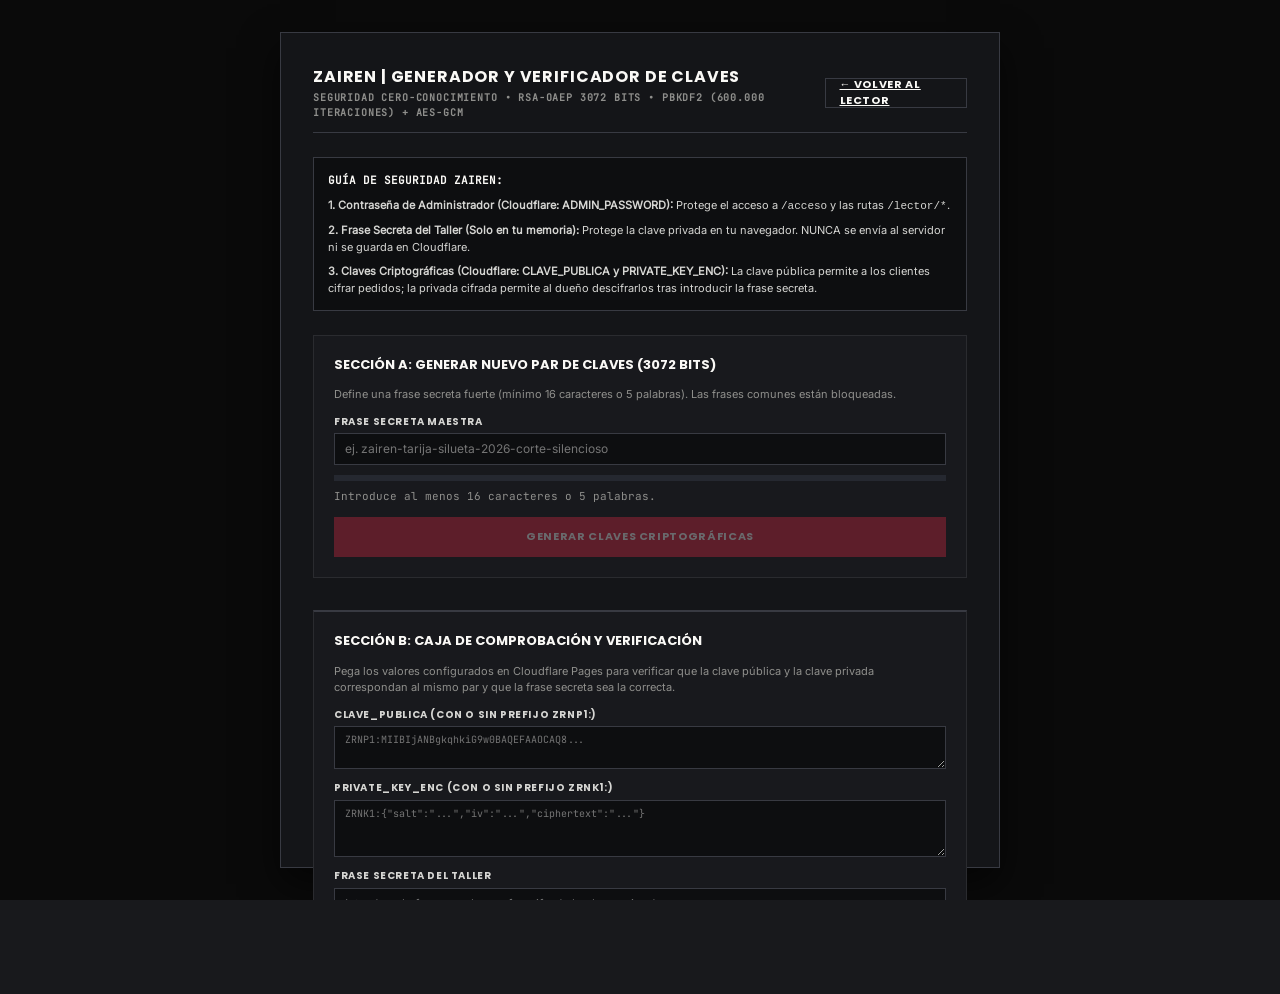
<file: lector/configurar/index.html>
<!DOCTYPE html>
<html lang="es" data-theme="dark">
<head>
  <meta charset="UTF-8">
  <meta name="viewport" content="width=device-width, initial-scale=1.0">
  <meta name="robots" content="noindex, nofollow">
  <title>ZAIREN — Generador y Verificador de Claves</title>
  <link rel="icon" type="image/x-icon" href="/favicon.ico">
  <link rel="stylesheet" href="/fonts/fonts.css">
  <link rel="stylesheet" href="/css/styles.css">
  <style>
    body {
      background-color: #0A0A0A;
      color: #FAF9F6;
      padding: 32px 16px;
      display: flex;
      justify-content: center;
      min-height: 100vh;
      overflow-y: auto;
    }
    .config-card {
      background: #141518;
      border: 1px solid #383a42;
      max-width: 720px;
      width: 100%;
      padding: 32px;
      display: flex;
      flex-direction: column;
      gap: 24px;
      box-shadow: 0 16px 36px rgba(0, 0, 0, 0.6);
    }
    .code-box {
      background: #0D0E10;
      border: 1px solid #383a42;
      padding: 12px;
      font-family: var(--font-mono);
      font-size: 11px;
      color: #D6D6D3;
      word-break: break-all;
      user-select: all;
      max-height: 120px;
      overflow-y: auto;
    }
    .step-box {
      border: 1px solid rgba(255, 255, 255, 0.08);
      background: #18191D;
      padding: 20px;
      display: flex;
      flex-direction: column;
      gap: 12px;
    }
    .meter-bar-bg {
      width: 100%;
      height: 6px;
      background: #252830;
      overflow: hidden;
      margin-top: 6px;
    }
    .meter-bar-fill {
      height: 100%;
      width: 0%;
      transition: width 0.3s ease, background-color 0.3s ease;
      background: #df2842;
    }
    .feedback-text {
      font-family: var(--font-mono);
      font-size: 11px;
      margin-top: 4px;
    }
    .result-alert {
      padding: 12px 16px;
      font-family: var(--font-mono);
      font-size: 11px;
      line-height: 1.5;
      display: none;
    }
    .result-alert.success {
      background: rgba(46, 125, 50, 0.2);
      border: 1px solid #4caf50;
      color: #a5d6a7;
    }
    .result-alert.error {
      background: rgba(223, 40, 66, 0.2);
      border: 1px solid var(--accent-crimson);
      color: #ff897d;
    }
  </style>
</head>
<body>
  <div class="config-card">
    <div class="modal-title" style="border-bottom:1px solid #383a42; padding-bottom:12px;">
      <div>
        <span style="font-family:var(--font-display); font-size:16px; font-weight:700;">ZAIREN | GENERADOR Y VERIFICADOR DE CLAVES</span>
        <div style="font-family:var(--font-mono); font-size:10px; color:#8F8F8C; margin-top:3px;">
          SEGURIDAD CERO-CONOCIMIENTO • RSA-OAEP 3072 BITS • PBKDF2 (600.000 ITERACIONES) + AES-GCM
        </div>
      </div>
      <a href="/lector" class="btn btn-ghost" style="height:30px; font-size:11px;">← Volver al Lector</a>
    </div>

    <!-- Explicación de los 3 conceptos -->
    <div style="background:#0D0E10; border:1px solid #383a42; padding:14px; display:flex; flex-direction:column; gap:8px; font-size:11px; line-height:1.5; color:#D6D6D3;">
      <div style="font-weight:700; color:#FAF9F6; font-family:var(--font-mono);">GUÍA DE SEGURIDAD ZAIREN:</div>
      <div><strong>1. Contraseña de Administrador (Cloudflare: ADMIN_PASSWORD):</strong> Protege el acceso a <code>/acceso</code> y las rutas <code>/lector/*</code>.</div>
      <div><strong>2. Frase Secreta del Taller (Solo en tu memoria):</strong> Protege la clave privada en tu navegador. NUNCA se envía al servidor ni se guarda en Cloudflare.</div>
      <div><strong>3. Claves Criptográficas (Cloudflare: CLAVE_PUBLICA y PRIVATE_KEY_ENC):</strong> La clave pública permite a los clientes cifrar pedidos; la privada cifrada permite al dueño descifrarlos tras introducir la frase secreta.</div>
    </div>

    <!-- SECCIÓN 1: Generador de Claves -->
    <div class="step-box">
      <div style="font-family:var(--font-headline); font-weight:700; font-size:13px; color:#FAF9F6;">
        SECCIÓN A: GENERAR NUEVO PAR DE CLAVES (3072 BITS)
      </div>
      <div style="font-size:11px; color:#8F8F8C;">
        Define una frase secreta fuerte (mínimo 16 caracteres o 5 palabras). Las frases comunes están bloqueadas.
      </div>
      
      <div class="field-group">
        <label class="field-label" for="passphraseInput" style="color:#D6D6D3;">Frase Secreta Maestra</label>
        <input type="password" id="passphraseInput" class="select-input" placeholder="ej. zairen-tarija-silueta-2026-corte-silencioso" style="background:#0D0E10; border-color:#383a42; color:#FAF9F6;" autofocus>
        
        <!-- Medidor de fuerza -->
        <div class="meter-bar-bg">
          <div id="meterBarFill" class="meter-bar-fill"></div>
        </div>
        <div id="meterFeedback" class="feedback-text" style="color:#8F8F8C;">Introduce al menos 16 caracteres o 5 palabras.</div>
      </div>

      <button type="button" id="generateKeysBtn" class="btn btn-crimson" style="height:40px;" disabled>
        <span>GENERAR CLAVES CRIPTOGRÁFICAS</span>
      </button>
    </div>

    <!-- Resultados Generación -->
    <div id="resultsContainer" style="display:none; flex-direction:column; gap:16px;">
      <!-- Clave Pública -->
      <div class="step-box">
        <div style="display:flex; justify-content:space-between; align-items:center;">
          <div>
            <strong style="font-family:var(--font-headline); font-size:12px; color:#FAF9F6;">CLAVE PÚBLICA (VARIABLE DE TEXTO EN CLOUDFLARE)</strong>
            <span id="pubKeyLenBadge" class="tag-chip" style="margin-left:8px; font-size:10px;">0 caracteres</span>
          </div>
          <button type="button" class="btn-micro" id="copyPubKeyBtn">COPIAR</button>
        </div>
        <div style="font-size:11px; color:#8F8F8C;">
          Configúrala en Cloudflare Pages &gt; Settings &gt; Environment variables como variable de <strong>Texto Plano</strong> llamada <code>CLAVE_PUBLICA</code>:
        </div>
        <div class="code-box" id="pubKeyDisplay"></div>
      </div>

      <!-- Clave Privada Cifrada -->
      <div class="step-box">
        <div style="display:flex; justify-content:space-between; align-items:center;">
          <div>
            <strong style="font-family:var(--font-headline); font-size:12px; color:#FAF9F6;">CLAVE PRIVADA CIFRADA (SECRETO EN CLOUDFLARE)</strong>
            <span id="privKeyLenBadge" class="tag-chip" style="margin-left:8px; font-size:10px;">0 caracteres</span>
          </div>
          <button type="button" class="btn-micro" id="copyPrivKeyBtn">COPIAR</button>
        </div>
        <div style="font-size:11px; color:#8F8F8C;">
          Configúrala en Cloudflare Pages &gt; Settings &gt; Environment variables como variable de tipo <strong>Secret</strong> llamada <code>PRIVATE_KEY_ENC</code>:
        </div>
        <div class="code-box" id="privKeyDisplay"></div>
      </div>

      <!-- Botón Respaldo JSON -->
      <div style="display:flex; justify-content:space-between; align-items:center; background:#18191D; padding:14px; border:1px solid #383a42;">
        <span style="font-size:11px; color:#D6D6D3;">Descarga una copia de seguridad local con ambas claves para custodia offline:</span>
        <button type="button" id="downloadBackupBtn" class="btn btn-primary" style="height:36px;">
          <span>DESCARGAR COPIA DE SEGURIDAD (.JSON)</span>
        </button>
      </div>
    </div>

    <!-- SECCIÓN 2: Caja Comprobar y Verificar -->
    <div class="step-box" style="border-top:2px solid #383a42; margin-top:8px;">
      <div style="font-family:var(--font-headline); font-weight:700; font-size:13px; color:#FAF9F6;">
        SECCIÓN B: CAJA DE COMPROBACIÓN Y VERIFICACIÓN
      </div>
      <div style="font-size:11px; color:#8F8F8C; line-height:1.5;">
        Pega los valores configurados en Cloudflare Pages para verificar que la clave pública y la clave privada correspondan al mismo par y que la frase secreta sea la correcta.
      </div>

      <div class="field-group">
        <label class="field-label" for="verifyPubKeyInput" style="color:#D6D6D3;">CLAVE_PUBLICA (con o sin prefijo ZRNP1:)</label>
        <textarea id="verifyPubKeyInput" class="select-input" rows="2" placeholder="ZRNP1:MIIBIjANBgkqhkiG9w0BAQEFAAOCAQ8..." style="background:#0D0E10; border-color:#383a42; color:#FAF9F6; font-family:var(--font-mono); font-size:10px; resize:vertical;"></textarea>
      </div>

      <div class="field-group">
        <label class="field-label" for="verifyPrivKeyInput" style="color:#D6D6D3;">PRIVATE_KEY_ENC (con o sin prefijo ZRNK1:)</label>
        <textarea id="verifyPrivKeyInput" class="select-input" rows="3" placeholder='ZRNK1:{"salt":"...","iv":"...","ciphertext":"..."}' style="background:#0D0E10; border-color:#383a42; color:#FAF9F6; font-family:var(--font-mono); font-size:10px; resize:vertical;"></textarea>
      </div>

      <div class="field-group">
        <label class="field-label" for="verifyPassphraseInput" style="color:#D6D6D3;">Frase Secreta del Taller</label>
        <input type="password" id="verifyPassphraseInput" class="select-input" placeholder="Introduce la frase con la que fue cifrada la clave privada" style="background:#0D0E10; border-color:#383a42; color:#FAF9F6;">
      </div>

      <button type="button" id="verifyPairBtn" class="btn btn-ghost" style="height:38px; border-color:#383a42; margin-top:4px;">
        <span>VERIFICAR COINCIDENCIA DE CLAVES Y FRASE</span>
      </button>

      <div id="verifyResultAlert" class="result-alert"></div>
    </div>
  </div>

  <script src="configurar.js"></script>
</body>
</html>
</file>
<file: fonts/fonts.css>
/* ==========================================================================
   ZAIREN CAD Textil v2 — Declaraciones Tipográficas Oficiales (@font-face)
   Todas las fuentes alojadas localmente en WOFF2 con font-display: swap
   ========================================================================== */

/* Fuentes de Marca (Zenith Monochrome) */
@font-face {
  font-family: 'Poppins';
  font-style: normal;
  font-weight: 700;
  font-display: swap;
  src: url('poppins.woff2') format('woff2');
}

@font-face {
  font-family: 'Inter';
  font-style: normal;
  font-weight: 400;
  font-display: swap;
  src: url('inter.woff2') format('woff2');
}

@font-face {
  font-family: 'Cormorant Garamond';
  font-style: italic;
  font-weight: 400;
  font-display: swap;
  src: url('cormorantgaramond.woff2') format('woff2');
}

@font-face {
  font-family: 'JetBrains Mono';
  font-style: normal;
  font-weight: 400;
  font-display: swap;
  src: url('jetbrainsmono.woff2') format('woff2');
}

/* 10 Fuentes OFL Adicionales */
@font-face {
  font-family: 'Anton';
  font-style: normal;
  font-weight: 400;
  font-display: swap;
  src: url('anton.woff2') format('woff2');
}

@font-face {
  font-family: 'Bebas Neue';
  font-style: normal;
  font-weight: 400;
  font-display: swap;
  src: url('bebasneue.woff2') format('woff2');
}

@font-face {
  font-family: 'Oswald';
  font-style: normal;
  font-weight: 400;
  font-display: swap;
  src: url('oswald.woff2') format('woff2');
}

@font-face {
  font-family: 'Montserrat';
  font-style: normal;
  font-weight: 400;
  font-display: swap;
  src: url('montserrat.woff2') format('woff2');
}

@font-face {
  font-family: 'Playfair Display';
  font-style: normal;
  font-weight: 400;
  font-display: swap;
  src: url('playfairdisplay.woff2') format('woff2');
}

@font-face {
  font-family: 'Lobster';
  font-style: normal;
  font-weight: 400;
  font-display: swap;
  src: url('lobster.woff2') format('woff2');
}

@font-face {
  font-family: 'Pacifico';
  font-style: normal;
  font-weight: 400;
  font-display: swap;
  src: url('pacifico.woff2') format('woff2');
}

@font-face {
  font-family: 'Permanent Marker';
  font-style: normal;
  font-weight: 400;
  font-display: swap;
  src: url('permanentmarker.woff2') format('woff2');
}

@font-face {
  font-family: 'Bangers';
  font-style: normal;
  font-weight: 400;
  font-display: swap;
  src: url('bangers.woff2') format('woff2');
}

@font-face {
  font-family: 'Caveat';
  font-style: normal;
  font-weight: 400;
  font-display: swap;
  src: url('caveat.woff2') format('woff2');
}
</file>
<file: css/styles.css>
/* ==========================================================================
   1. VARIABLES CSS — SISTEMA DE DISEÑO "ZENITH MONOCHROME" (DESIGN.md)
   ========================================================================== */
:root {
  /* Tipografías Oficiales ZAIREN */
  --font-display: 'Poppins', sans-serif;
  --font-headline: 'Poppins', -apple-system, sans-serif;
  --font-body: 'Inter', -apple-system, sans-serif;
  --font-mono: 'JetBrains Mono', monospace;

  /* Estética Recta y Formal (Sin redondeo excesivo) */
  --radius-sm: 0px;
  --radius-md: 2px;
  --radius-lg: 4px;
  --radius-xl: 6px;
  --radius-full: 9999px;
  --unit: 8px;
  --bento-gap: 1px;

  /* Paleta Modo Claro (Derivada de DESIGN.md: Blanco Zairen #FAF9F6, Negro #0A0A0A) */
  --bg-canvas: #ffffff;
  --bg-app: #e2e2e4;
  --surface-bento: rgba(250, 249, 246, 0.96);
  --surface-solid: #FAF9F6;
  --surface-low: #f4f3f0;
  --surface-high: #e9e8e5;
  --surface-highest: #deddd9;
  --text-primary: #0A0A0A;
  --text-secondary: #4A4A4A;
  --text-muted: #8F8F8C;
  --border-subtle: rgba(10, 10, 10, 0.08);
  --border-strong: #D6D6D3;
  --primary: #0A0A0A;
  --on-primary: #FAF9F6;
  --accent-crimson: #BA002C;
  --accent-crimson-hover: #980023;
  --on-crimson: #ffffff;
  --accent-tech: #3A4A5C;
  --accent-cinema: #8B5E4A;
  --accent-tarija: #5C6650;
  --error: #ba1a1a;
  --error-bg: #ffdad6;
  --shadow-long: 0 12px 32px rgba(0, 0, 0, 0.08);
  --ruler-bg: rgba(250, 249, 246, 0.92);
  --ruler-tick: rgba(74, 74, 74, 0.45);
  --checker-a: #f7f7f9;
  --checker-b: #ebebee;
  /* Tokens de Movimiento y Animación (Fase 5) */
  --motion-duration-fast: 120ms;
  --motion-duration-normal: 200ms;
  --motion-duration-slow: 320ms;
  --motion-ease-decel: cubic-bezier(0.2, 0.0, 0.0, 1.0);
  --motion-ease-out: cubic-bezier(0.16, 1, 0.3, 1);
  --motion-ease-standard: cubic-bezier(0.4, 0.0, 0.2, 1.0);
}

[data-theme="dark"] {
  /* Paleta Modo Oscuro derivada de DESIGN.md */
  --bg-canvas: #101114;
  --bg-app: #18191c;
  --surface-bento: rgba(18, 19, 22, 0.96);
  --surface-solid: #141518;
  --surface-low: #1c1d22;
  --surface-high: #24262c;
  --surface-highest: #2e3037;
  --text-primary: #FAF9F6;
  --text-secondary: #D6D6D3;
  --text-muted: #8F8F8C;
  --border-subtle: rgba(255, 255, 255, 0.08);
  --border-strong: #383a42;
  --primary: #FAF9F6;
  --on-primary: #0A0A0A;
  --accent-crimson: #DF2842;
  --accent-crimson-hover: #ff475e;
  --on-crimson: #ffffff;
  --accent-tech: #5B728D;
  --accent-cinema: #B27B62;
  --accent-tarija: #79876A;
  --error: #ff897d;
  --error-bg: #410002;
  --shadow-long: 0 16px 36px rgba(0, 0, 0, 0.55);
  --ruler-bg: rgba(20, 21, 24, 0.92);
  --ruler-tick: rgba(160, 160, 168, 0.38);
  --checker-a: #16181b;
  --checker-b: #121316;
}

/* Reset y base */
*, *::before, *::after {
  box-sizing: border-box;
  margin: 0;
  padding: 0;
}

html, body {
  height: 100%;
  height: 100dvh;
  width: 100%;
  overflow: hidden;
  overscroll-behavior: none;
  overscroll-behavior-y: none;
  background-color: var(--bg-app);
  color: var(--text-primary);
  font-family: var(--font-body);
  font-size: 13px;
  line-height: 1.45;
  -webkit-font-smoothing: antialiased;
}

:focus-visible {
  outline: 2px solid var(--accent-crimson);
  outline-offset: -2px;
}

button, select, input, textarea {
  font: inherit;
  color: inherit;
  border-radius: 0;
}

/* ==========================================================================
   2. ESTRUCTURA PRINCIPAL Y BARRA SUPERIOR ARQUITECTÓNICA
   ========================================================================== */
.app-shell {
  display: flex;
  flex-direction: column;
  height: 100vh;
  height: 100dvh;
  width: 100vw;
  background: var(--border-strong);
  gap: 1px;
}

.top-navbar {
  display: flex;
  align-items: center;
  justify-content: space-between;
  gap: 12px;
  padding: 0 16px;
  height: 48px;
  background: var(--surface-solid);
  z-index: 40;
  flex-shrink: 0;
  box-sizing: border-box;
  max-width: 100vw;
  overflow: hidden;
}

.brand-group {
  display: flex;
  align-items: center;
  gap: 10px;
}

.brand-logo {
  font-family: var(--font-display);
  font-weight: 700;
  font-size: 14px;
  letter-spacing: 0.12em;
  display: flex;
  align-items: center;
  gap: 6px;
  white-space: nowrap;
}

.brand-logo .kanji {
  font-family: sans-serif;
  font-size: 11px;
  letter-spacing: 0.05em;
  color: var(--text-muted);
}

.tag-chip {
  font-family: var(--font-mono);
  font-size: 10px;
  font-weight: 600;
  letter-spacing: 0.08em;
  padding: 2px 6px;
  background: var(--surface-high);
  color: var(--text-secondary);
  border: 1px solid var(--border-subtle);
  text-transform: uppercase;
}

/* Barra de Selección de 4 Superficies: Anverso, Reverso, Manga Izq, Manga Der */
.surface-nav-bar {
  display: grid;
  grid-template-columns: repeat(4, 1fr);
  width: 100%;
  height: 40px;
  background: var(--surface-low);
  border-bottom: 1px solid var(--border-subtle);
  padding: 3px 6px;
  gap: 4px;
  z-index: 35;
  flex-shrink: 0;
  box-sizing: border-box;
}

.surface-pill {
  display: flex;
  align-items: center;
  justify-content: center;
  gap: 6px;
  padding: 4px 8px;
  font-family: var(--font-headline);
  font-size: 11px;
  font-weight: 600;
  letter-spacing: 0.05em;
  border: 1px solid transparent;
  background: transparent;
  color: var(--text-muted);
  cursor: pointer;
  transition: all 0.15s ease;
  white-space: nowrap;
  min-height: 32px;
  user-select: none;
}

.surface-pill:hover {
  color: var(--text-primary);
  background: var(--surface-high);
}

.surface-pill.active {
  background: var(--surface-solid);
  color: var(--text-primary);
  border-color: var(--border-strong);
  box-shadow: 0 1px 3px rgba(0, 0, 0, 0.08);
}

.pill-dot {
  width: 6px;
  height: 6px;
  background: var(--text-muted);
  display: inline-block;
  transition: background 0.15s ease;
  flex-shrink: 0;
}

.surface-pill.active .pill-dot {
  background: var(--accent-crimson);
}

.nav-actions {
  display: flex;
  align-items: center;
  gap: 6px;
  flex-shrink: 0;
}

.nav-more-wrapper {
  display: none;
}

.nav-catalog-btn {
  min-height: 34px;
  height: 34px;
  padding: 0 10px;
  font-size: 11px;
  gap: 5px;
  text-decoration: none;
  white-space: nowrap;
  flex-shrink: 0;
}

.nav-catalog-btn:hover {
  border-color: var(--accent-crimson);
  color: var(--accent-crimson);
}

.nav-catalog-arrow {
  opacity: 0.7;
  transition: transform 0.15s ease;
}

.nav-catalog-btn:hover .nav-catalog-arrow {
  transform: translate(1px, -1px);
  opacity: 1;
}

/* ==========================================================================
   3. BOTONES, ENTRADAS Y FORMULARIOS
   ========================================================================== */
.btn {
  display: inline-flex;
  align-items: center;
  justify-content: center;
  gap: 6px;
  padding: 0 14px;
  height: 36px;
  border: 1px solid var(--border-strong);
  font-family: var(--font-headline);
  font-weight: 600;
  font-size: 11px;
  letter-spacing: 0.06em;
  text-transform: uppercase;
  cursor: pointer;
  transition: all 0.15s ease;
  user-select: none;
}

.btn-primary {
  background: var(--primary);
  color: var(--on-primary);
  border-color: var(--primary);
}

.btn-primary:hover:not(:disabled) {
  opacity: 0.9;
}

.btn-crimson {
  background: var(--accent-crimson);
  color: var(--on-crimson);
  border-color: var(--accent-crimson);
}

.btn-crimson:hover:not(:disabled) {
  background: var(--accent-crimson-hover);
}

.btn-ghost {
  background: var(--surface-solid);
  color: var(--text-primary);
}

.btn-ghost:hover:not(:disabled) {
  background: var(--surface-high);
}

.btn:disabled, .btn-icon:disabled {
  opacity: 0.35;
  cursor: not-allowed;
  pointer-events: none;
}

.btn-icon {
  display: inline-flex;
  align-items: center;
  justify-content: center;
  width: 32px;
  height: 32px;
  background: var(--surface-solid);
  border: 1px solid var(--border-strong);
  color: var(--text-primary);
  cursor: pointer;
  transition: all 0.15s ease;
  padding: 0 6px;
  font-size: 11px;
}

.btn-icon:hover:not(:disabled) {
  background: var(--surface-high);
}

.btn-icon.active {
  background: var(--primary);
  color: var(--on-primary);
  border-color: var(--primary);
}

.btn-micro {
  display: inline-flex;
  align-items: center;
  justify-content: center;
  padding: 3px 6px;
  font-family: var(--font-mono);
  font-size: 10px;
  font-weight: 600;
  border: 1px solid var(--border-strong);
  background: var(--surface-solid);
  color: var(--text-primary);
  cursor: pointer;
  line-height: 1;
  vertical-align: middle;
}

.btn-micro:hover {
  background: var(--surface-high);
}

.btn-danger {
  color: var(--error);
  border-color: var(--error);
}

.btn-danger:hover {
  background: var(--error-bg);
}

.select-input, .ribbon-input, .textarea-input {
  width: 100%;
  padding: 6px 10px;
  background: var(--surface-solid);
  border: 1px solid var(--border-strong);
  color: var(--text-primary);
  font-family: var(--font-body);
  font-size: 12px;
}

.ribbon-input {
  font-family: var(--font-mono);
  padding: 4px 6px;
  height: 30px;
}

.textarea-input {
  resize: vertical;
  min-height: 50px;
}

.select-input:focus, .ribbon-input:focus, .textarea-input:focus {
  border-color: var(--accent-crimson);
  outline: none;
}

.field-group {
  display: flex;
  flex-direction: column;
  gap: 4px;
}

.field-label {
  font-family: var(--font-headline);
  font-size: 10px;
  font-weight: 600;
  text-transform: uppercase;
  letter-spacing: 0.06em;
  color: var(--text-muted);
}

.form-row {
  display: grid;
  grid-template-columns: 1fr 1fr;
  gap: 8px;
}

/* ==========================================================================
   4. LAYOUT PRINCIPAL (ESCRITORIO: PANEL LATERAL + MESA)
   ========================================================================== */
.workspace-grid {
  display: grid;
  grid-template-columns: 360px 1fr;
  flex: 1;
  height: calc(100vh - 88px);
  height: calc(100dvh - 88px);
  overflow: hidden;
  background: var(--border-strong);
  gap: 1px;
}

.controls-panel {
  display: flex;
  flex-direction: column;
  background: var(--surface-solid);
  overflow: hidden;
  height: 100%;
  z-index: 20;
}

.desktop-panel-tabs {
  display: grid;
  grid-template-columns: repeat(4, 1fr);
  background: var(--surface-low);
  border-bottom: 1px solid var(--border-strong);
  flex-shrink: 0;
}

.sheet-handle-bar {
  display: none;
}

.desktop-tab-btn {
  padding: 10px 4px;
  border: none;
  background: transparent;
  font-family: var(--font-headline);
  font-size: 10px;
  font-weight: 700;
  letter-spacing: 0.05em;
  color: var(--text-muted);
  cursor: pointer;
  border-bottom: 2px solid transparent;
  transition: all 0.15s ease;
}

.desktop-tab-btn.active {
  color: var(--text-primary);
  background: var(--surface-solid);
  border-bottom-color: var(--accent-crimson);
}

.controls-scroll {
  flex: 1;
  overflow-y: auto;
  padding: 14px 16px;
  display: flex;
  flex-direction: column;
  gap: 16px;
}

.panel-section {
  display: none;
  flex-direction: column;
  gap: 10px;
}

@keyframes panelFadeIn {
  from {
    opacity: 0.7;
    transform: translateY(4px);
  }
  to {
    opacity: 1;
    transform: translateY(0);
  }
}

.panel-section.active {
  display: flex;
  animation: panelFadeIn var(--motion-duration-fast) var(--motion-ease-out);
}

.section-header {
  display: flex;
  align-items: center;
  justify-content: space-between;
  border-bottom: 1px solid var(--border-subtle);
  padding-bottom: 8px;
  margin-bottom: 2px;
}

.section-title {
  font-family: var(--font-headline);
  font-size: 11px;
  font-weight: 700;
  letter-spacing: 0.08em;
  text-transform: uppercase;
  display: flex;
  align-items: center;
  gap: 8px;
}

.section-step-badge {
  font-family: var(--font-mono);
  font-size: 10px;
  color: var(--accent-crimson);
  font-weight: 700;
}

.size-specs-pill {
  display: grid;
  grid-template-columns: repeat(2, minmax(0, 1fr));
  gap: 6px 10px;
  padding: 8px 10px;
  background: var(--surface-low);
  border: 1px solid var(--border-subtle);
  font-family: var(--font-mono);
  font-size: 10px;
  letter-spacing: 0.04em;
  color: var(--text-secondary);
}

.size-specs-pill span {
  display: flex;
  align-items: center;
  justify-content: space-between;
  gap: 4px;
  white-space: nowrap;
}

.size-specs-pill strong {
  color: var(--text-primary);
}

/* Paleta de Colores en Rejilla */
.swatches-grid {
  display: grid;
  grid-template-columns: repeat(5, 1fr);
  gap: 6px;
  margin-top: 4px;
}

.color-swatch-item {
  height: 32px;
  border: 1px solid var(--border-strong);
  cursor: pointer;
  position: relative;
  transition: transform 0.1s ease;
}

.color-swatch-item:hover {
  transform: scale(1.05);
}

.color-swatch-item.active::after {
  content: '';
  position: absolute;
  inset: 2px;
  border: 2px solid var(--accent-crimson);
}

.color-picker-wrapper {
  display: flex;
  align-items: center;
  gap: 6px;
  cursor: pointer;
}

.color-picker-wrapper input[type="color"] {
  width: 22px;
  height: 22px;
  padding: 0;
  border: 1px solid var(--border-strong);
  background: transparent;
  cursor: pointer;
}

.disabled-parts-row {
  display: grid;
  grid-template-columns: 1fr 1fr;
  gap: 8px;
}

.disabled-part-box {
  display: flex;
  align-items: center;
  justify-content: space-between;
  gap: 8px;
  padding: 6px 10px;
  background: var(--surface-low);
  border: 1px solid var(--border-subtle);
  border-radius: var(--radius-sm);
  font-family: var(--font-mono);
  font-size: 11px;
  color: var(--text-muted);
  cursor: not-allowed;
  user-select: none;
  transition: var(--trans-fast);
}

.disabled-part-box:hover {
  background: var(--surface-medium);
  border-color: var(--border-strong);
}

.disabled-part-box .locked-icon {
  display: inline-flex;
  align-items: center;
  color: var(--text-muted);
  flex-shrink: 0;
}

.mini-swatch-sync {
  width: 14px;
  height: 14px;
  border-radius: 2px;
  border: 1px solid var(--border-strong);
  background: var(--surface-solid);
  flex-shrink: 0;
  box-shadow: 0 0 0 1px rgba(0, 0, 0, 0.1);
}

/* Toggle Switch Formal */
.wrap-toggle-card {
  display: flex;
  align-items: center;
  justify-content: space-between;
  padding: 8px 10px;
  background: var(--surface-low);
  border: 1px solid var(--border-strong);
  gap: 10px;
}

.toggle-switch {
  position: relative;
  display: inline-block;
  width: 36px;
  height: 20px;
  flex-shrink: 0;
}

.toggle-switch input {
  opacity: 0;
  width: 0;
  height: 0;
}

.toggle-slider {
  position: absolute;
  cursor: pointer;
  inset: 0;
  background-color: var(--surface-highest);
  border: 1px solid var(--border-strong);
  transition: .2s;
}

.toggle-slider:before {
  position: absolute;
  content: "";
  height: 12px;
  width: 12px;
  left: 3px;
  bottom: 3px;
  background-color: var(--text-muted);
  transition: .2s;
}

input:checked + .toggle-slider {
  background-color: var(--primary);
}

input:checked + .toggle-slider:before {
  transform: translateX(16px);
  background-color: var(--on-primary);
}

/* Dropzone */
.dropzone {
  display: flex;
  flex-direction: column;
  align-items: center;
  justify-content: center;
  padding: 24px 14px;
  border: 1px dashed var(--border-strong);
  background: var(--surface-low);
  text-align: center;
  cursor: pointer;
  gap: 6px;
  transition: all 0.15s ease;
}

.dropzone:hover, .dropzone.dragover {
  border-color: var(--accent-crimson);
  background: var(--surface-high);
}

.dropzone-title {
  font-family: var(--font-headline);
  font-weight: 600;
  font-size: 12px;
}

.dropzone-sub {
  font-family: var(--font-mono);
  font-size: 10px;
  color: var(--text-muted);
}

/* Lista de Capas */
.layers-list {
  display: flex;
  flex-direction: column;
  gap: 4px;
  max-height: 280px;
  overflow-y: auto;
}

.layer-item {
  display: flex;
  align-items: center;
  justify-content: space-between;
  padding: 6px 10px;
  background: var(--surface-low);
  border: 1px solid var(--border-subtle);
  cursor: pointer;
  gap: 8px;
  font-family: var(--font-body);
  font-size: 11px;
}

.layer-item.active {
  background: var(--surface-high);
  border-color: var(--accent-crimson);
}

.layer-info {
  display: flex;
  align-items: center;
  gap: 8px;
  overflow: hidden;
  text-overflow: ellipsis;
  white-space: nowrap;
  flex: 1;
}

.layer-actions {
  display: flex;
  align-items: center;
  gap: 4px;
}

.layer-actions .btn-micro,
.btn-micro.btn-icon-micro {
  display: inline-flex;
  align-items: center;
  justify-content: center;
  width: 26px;
  height: 26px;
  padding: 0;
  border-radius: var(--radius-sm);
  line-height: 1;
}

.layer-actions .btn-micro svg,
.btn-micro.btn-icon-micro svg {
  display: block;
  margin: auto;
  pointer-events: none;
}

.dpi-warning {
  background: #FFF8E1;
  color: #7A5B00;
  border: 1px solid #FFE082;
  padding: 6px 8px;
  font-size: 10px;
  font-family: var(--font-mono);
}

/* Matriz de Cantidades */
.quantities-matrix {
  display: flex;
  flex-direction: column;
  gap: 4px;
  margin-top: 4px;
}

.quantity-row {
  display: flex;
  align-items: center;
  gap: 8px;
  background: var(--surface-low);
  padding: 4px 6px;
  border: 1px solid var(--border-subtle);
}

/* ==========================================================================
   5. MESA DE TRABAJO (STAGE CONTAINER Y VIEWPORT)
   ========================================================================== */
.stage-container {
  display: flex;
  flex-direction: column;
  background: var(--bg-canvas);
  position: relative;
  overflow: hidden;
  height: 100%;
}

.stage-toolbar-top {
  display: flex;
  align-items: center;
  justify-content: flex-start;
  gap: 8px;
  padding: 4px 12px;
  height: 44px;
  min-height: 44px;
  background: var(--surface-solid);
  border-bottom: 1px solid var(--border-subtle);
  flex-shrink: 0;
  z-index: 10;
  overflow-x: auto;
  overflow-y: hidden !important;
  white-space: nowrap;
  scrollbar-width: none;
  -webkit-overflow-scrolling: touch;
  touch-action: pan-x !important;
  overscroll-behavior-x: contain;
  overscroll-behavior-y: none;
}

.stage-toolbar-top::-webkit-scrollbar {
  display: none;
}

.stage-toolbar-top > * {
  flex-shrink: 0;
}

.stage-view-tools {
  display: inline-flex;
  align-items: center;
  gap: 4px;
  margin-left: auto;
  flex-shrink: 0;
}

.ribbon-group {
  display: flex;
  align-items: center;
  gap: 4px;
}

.ribbon-label {
  font-family: var(--font-mono);
  font-size: 10px;
  font-weight: 600;
  color: var(--text-muted);
}

.ribbon-divider {
  width: 1px;
  height: 18px;
  background: var(--border-subtle);
  margin: 0 4px;
}

.canvas-viewport {
  flex: 1;
  position: relative;
  overflow: hidden;
  touch-action: none;
  user-select: none;
  -webkit-user-select: none;
  cursor: default;
}

.canvas-viewport.panning {
  cursor: grab;
}

.canvas-viewport.panning:active {
  cursor: grabbing;
}

#workbenchCanvas {
  display: block;
  width: 100%;
  height: 100%;
  touch-action: none;
  user-select: none;
  -webkit-user-select: none;
  outline: none;
}

/* Barra Flotante Contextual */
.floating-context-bar {
  position: absolute;
  transform: translateX(-50%);
  display: flex;
  gap: 2px;
  background: var(--surface-solid);
  border: 1px solid var(--border-strong);
  box-shadow: 0 4px 14px rgba(0, 0, 0, 0.14);
  padding: 2px;
  z-index: 25;
  pointer-events: auto;
}

/* Barra de Ajuste Fino en Móvil y Escritorio (Flechas 1 mm, Escala, Giro 1° y 15°) */
.fine-tune-bar {
  position: absolute;
  bottom: 8px;
  left: 50%;
  transform: translateX(-50%);
  display: flex;
  align-items: center;
  gap: 5px;
  background: var(--surface-solid);
  border: 1px solid var(--border-strong);
  box-shadow: 0 6px 18px rgba(0, 0, 0, 0.16);
  padding: 4px 8px;
  z-index: 26;
  max-width: calc(100% - 16px);
  overflow-x: auto;
  white-space: nowrap;
  -webkit-overflow-scrolling: touch;
}

.fine-tune-group {
  display: inline-flex;
  align-items: center;
  gap: 3px;
}

.fine-tune-v {
  display: inline-flex;
  flex-direction: column;
  gap: 2px;
}

.btn-tune {
  min-width: 30px;
  min-height: 28px;
  padding: 2px 6px;
  background: var(--surface-low);
  border: 1px solid var(--border-subtle);
  color: var(--text-primary);
  font-family: var(--font-mono);
  font-size: 11px;
  font-weight: 600;
  cursor: pointer;
  display: inline-flex;
  align-items: center;
  justify-content: center;
  user-select: none;
  touch-action: manipulation;
  border-radius: var(--radius-sm);
  transition: background-color 0.15s, border-color 0.15s;
}

.btn-tune:hover, .btn-tune:active {
  background: var(--surface-high);
  border-color: var(--border-strong);
}

.fine-tune-v .btn-tune {
  min-height: 14px;
  height: 14px;
  font-size: 7px;
  padding: 0 4px;
}

.tune-divider {
  width: 1px;
  height: 22px;
  background: var(--border-strong);
  margin: 0 3px;
}

.tune-label {
  font-size: 8px;
  font-family: var(--font-mono);
  color: var(--text-muted);
  padding: 0 2px;
}

/* HUD Inferior */
.stage-hud-bottom {
  display: flex;
  align-items: center;
  justify-content: space-between;
  padding: 4px 12px;
  height: 34px;
  background: var(--surface-solid);
  border-top: 1px solid var(--border-subtle);
  flex-shrink: 0;
  z-index: 10;
}

.hud-metrics {
  display: flex;
  align-items: center;
  gap: 14px;
  font-family: var(--font-mono);
  font-size: 11px;
  color: var(--text-muted);
}

.hud-metrics strong {
  color: var(--text-primary);
}

.zoom-controls {
  display: flex;
  align-items: center;
  gap: 2px;
}

.zoom-btn {
  width: 28px;
  height: 26px;
  display: flex;
  align-items: center;
  justify-content: center;
  background: var(--surface-solid);
  border: 1px solid var(--border-strong);
  font-family: var(--font-mono);
  font-size: 11px;
  cursor: pointer;
}

.zoom-btn:hover {
  background: var(--surface-high);
}

/* ==========================================================================
   6. BARRA INFERIOR MÓVIL Y HOJAS DESLIZABLES (BOTTOM SHEETS)
   ========================================================================== */
.mobile-bottom-bar {
  display: none;
  position: fixed;
  bottom: 0;
  left: 0;
  right: 0;
  height: 56px;
  background: var(--surface-solid);
  border-top: 1px solid var(--border-strong);
  z-index: 50;
  padding-bottom: env(safe-area-inset-bottom, 0px);
}

.mobile-nav-item {
  flex: 1;
  display: flex;
  flex-direction: column;
  align-items: center;
  justify-content: center;
  height: 100%;
  border: none;
  background: transparent;
  color: var(--text-muted);
  gap: 2px;
  cursor: pointer;
  min-height: 48px;
}

.mobile-nav-item.active {
  color: var(--accent-crimson);
}

.mobile-nav-item span {
  font-family: var(--font-headline);
  font-size: 10px;
  font-weight: 600;
  letter-spacing: 0.04em;
}

/* Toast y Modales */
.toast-banner {
  position: fixed;
  bottom: 24px;
  left: 50%;
  transform: translateX(-50%) translateY(20px);
  background: var(--surface-solid);
  color: var(--text-primary);
  border: 1px solid var(--border-strong);
  border-left: 4px solid var(--accent-crimson);
  padding: 10px 18px;
  box-shadow: var(--shadow-long);
  font-family: var(--font-mono);
  font-size: 12px;
  z-index: 100;
  opacity: 0;
  pointer-events: none;
  transition: transform var(--motion-duration-normal) var(--motion-ease-out), opacity var(--motion-duration-normal) var(--motion-ease-out);
}

.toast-banner.visible {
  opacity: 1;
  transform: translateX(-50%) translateY(0);
}

.modal-backdrop {
  position: fixed;
  inset: 0;
  background: rgba(0, 0, 0, 0.6);
  backdrop-filter: blur(4px);
  display: none;
  align-items: center;
  justify-content: center;
  padding: 16px;
  z-index: 90;
}

@keyframes modalBackdropFadeIn {
  from { opacity: 0; }
  to { opacity: 1; }
}

@keyframes modalCardScaleIn {
  from {
    opacity: 0.85;
    transform: scale(0.96);
  }
  to {
    opacity: 1;
    transform: scale(1);
  }
}

.modal-backdrop.open {
  display: flex;
  animation: modalBackdropFadeIn var(--motion-duration-normal) var(--motion-ease-out) forwards;
}

.modal-backdrop.open .modal-card {
  animation: modalCardScaleIn var(--motion-duration-normal) var(--motion-ease-out) forwards;
}

.modal-card {
  background: var(--surface-solid);
  border: 1px solid var(--border-strong);
  max-width: 480px;
  width: 100%;
  padding: 20px;
  box-shadow: var(--shadow-long);
  display: flex;
  flex-direction: column;
  gap: 14px;
}

.modal-title {
  font-family: var(--font-display);
  font-size: 14px;
  font-weight: 700;
  text-transform: uppercase;
  letter-spacing: 0.06em;
  display: flex;
  align-items: center;
  justify-content: space-between;
  border-bottom: 1px solid var(--border-subtle);
  padding-bottom: 8px;
}

.file-summary-list {
  list-style: none;
  background: var(--surface-low);
  border: 1px solid var(--border-strong);
  padding: 10px 12px;
  display: flex;
  flex-direction: column;
  gap: 6px;
  font-family: var(--font-mono);
  font-size: 11px;
}

/* ==========================================================================
   7. RESPONSIVE MÓVIL (< 960px) CON 100dvh Y HOJAS DESLIZABLES
   ========================================================================== */
@media (max-width: 960px) {
  .top-navbar {
    height: 44px;
    padding: 0 10px;
    gap: 8px;
  }

  .nav-actions {
    gap: 4px;
  }

  .nav-actions .btn-icon {
    width: 32px;
    height: 32px;
    min-width: 32px;
    min-height: 32px;
    padding: 0;
  }

  .nav-actions #topExportBtn {
    min-height: 32px !important;
    padding: 0 8px !important;
    font-size: 10px !important;
    white-space: nowrap !important;
    flex-shrink: 0 !important;
  }

  .nav-actions .nav-catalog-btn {
    min-height: 32px;
    height: 32px;
    padding: 0 8px;
    font-size: 10px;
    gap: 4px;
  }

  .nav-actions .nav-catalog-arrow {
    display: none;
  }

  .sub-hide-mobile {
    display: none;
  }

  .surface-nav-bar {
    height: 48px;
    padding: 2px 4px;
    gap: 3px;
    box-sizing: border-box;
  }

  .surface-pill {
    padding: 2px 4px;
    font-size: 11px;
    gap: 4px;
    min-height: 44px;
    min-width: 44px;
    flex: 1;
    display: inline-flex;
    align-items: center;
    justify-content: center;
    box-sizing: border-box;
  }

  .pill-text {
    font-size: 10px;
  }

  .workspace-grid {
    grid-template-columns: 1fr;
    grid-template-rows: 1fr;
    height: calc(100vh - 44px - 48px - 56px);
    height: calc(100dvh - 44px - 48px - 56px);
  }

  .mobile-bottom-bar {
    display: flex;
  }

  .desktop-panel-tabs {
    display: none;
  }

  /* Barra de arrastre de la hoja deslizable móvil */
  .sheet-handle-bar {
    display: flex;
    align-items: center;
    justify-content: space-between;
    height: 38px;
    padding: 0 12px;
    background: var(--surface-solid);
    border-bottom: 1px solid var(--border-subtle);
    touch-action: none;
    cursor: grab;
    user-select: none;
    position: relative;
    flex-shrink: 0;
  }

  .sheet-drag-pill {
    width: 44px;
    height: 5px;
    background: var(--border-strong);
    border-radius: 3px;
    position: absolute;
    left: 50%;
    transform: translateX(-50%);
  }

  .sheet-quick-actions {
    display: flex;
    align-items: center;
    gap: 6px;
    margin-left: auto;
  }

  .sheet-btn-toggle {
    min-height: 38px;
    min-width: 38px;
    display: inline-flex;
    align-items: center;
    justify-content: center;
    background: transparent;
    border: none;
    font-size: 15px;
    font-weight: 700;
    color: var(--text-primary);
    cursor: pointer;
    border-radius: 4px;
  }

  .sheet-btn-toggle:active {
    background: var(--surface-high);
  }

  /* El panel de controles con 3 posiciones: cerrada, media (~44dvh) y completa (~82dvh) */
  .controls-panel {
    position: fixed;
    bottom: 56px;
    left: 0;
    right: 0;
    height: 44dvh;
    border-top: 1px solid var(--border-strong);
    box-shadow: 0 -8px 28px rgba(0, 0, 0, 0.25);
    transform: translateY(110%);
    transition: transform 0.24s cubic-bezier(0.16, 1, 0.3, 1), height 0.24s cubic-bezier(0.16, 1, 0.3, 1);
    z-index: 45;
  }

  /* Posición 1: CERRADA (transform: translateY(110%)) */

  /* Posición 2: MEDIA (~44dvh): el panel sube y el lienzo superior reduce su altura */
  .controls-panel.sheet-pos-media,
  .controls-panel.sheet-open:not(.sheet-pos-completa) {
    transform: translateY(0%);
    height: 44dvh;
  }

  /* En posición media, la mesa reduce su altura para no superponerse y dejar visible el elemento */
  .workspace-grid.sheet-media-active {
    height: calc(100dvh - 44px - 38px - 56px - 44dvh);
    transition: height 0.24s cubic-bezier(0.16, 1, 0.3, 1);
  }

  /* Posición 3: COMPLETA: hoja a pantalla casi completa */
  .controls-panel.sheet-pos-completa {
    transform: translateY(0%);
    height: calc(100dvh - 44px - 56px);
    z-index: 55;
  }

  /* La mesa ocupa la pantalla completa */
  .stage-container {
    height: 100%;
    width: 100%;
  }

  /* Barra flotante en móvil: fija al borde inferior de la mesa sin tapar el elemento */
  .floating-context-bar {
    position: absolute;
    bottom: 56px;
    left: 50%;
    transform: translateX(-50%);
    top: auto;
    width: auto;
    max-width: calc(100% - 16px);
    justify-content: center;
    border-radius: 6px;
    background: var(--surface-solid);
    border: 1px solid var(--border-strong);
    box-shadow: 0 4px 16px rgba(0, 0, 0, 0.20);
    z-index: 30;
  }

  .floating-context-bar .btn-micro {
    min-height: 44px;
    min-width: 44px;
    padding: 8px 12px;
    font-size: 11px;
    font-weight: 600;
  }

  .stage-toolbar-top {
    height: 52px;
    min-height: 52px;
    padding: 4px 8px;
    gap: 6px;
    overflow-x: auto;
    overflow-y: hidden !important;
    touch-action: pan-x !important;
    overscroll-behavior-x: contain;
    overscroll-behavior-y: none;
    -webkit-overflow-scrolling: touch;
    scrollbar-width: none;
    mask-image: linear-gradient(to right, black calc(100% - 24px), transparent 100%);
    -webkit-mask-image: linear-gradient(to right, black calc(100% - 24px), transparent 100%);
  }

  .stage-toolbar-top::-webkit-scrollbar {
    display: none;
  }

  .stage-toolbar-top .desktop-undo-group,
  .stage-toolbar-top .desktop-undo-divider {
    display: none !important;
  }

  .stage-toolbar-top .ribbon-label {
    display: none;
  }

  .stage-toolbar-top .btn-icon {
    min-height: 44px;
    min-width: 44px;
    height: 44px;
    width: 44px;
    padding: 0;
    display: inline-flex;
    align-items: center;
    justify-content: center;
    flex-shrink: 0;
    border-radius: var(--radius-sm);
  }

  .stage-toolbar-top .btn-micro {
    min-height: 44px;
    padding: 0 10px;
    display: inline-flex;
    align-items: center;
    justify-content: center;
    flex-shrink: 0;
    font-size: 11px;
    border-radius: var(--radius-sm);
    white-space: nowrap;
  }

  .stage-view-tools {
    margin-left: 0;
  }

  .btn-icon, .zoom-btn {
    min-height: 44px;
    min-width: 44px;
  }

  /* Barra de ajuste fino en móvil con metas táctiles cómodas */
  .fine-tune-bar {
    bottom: 8px;
    padding: 4px 6px;
    max-width: calc(100% - 12px);
  }

  .btn-tune {
    min-width: 38px;
    min-height: 44px;
    padding: 6px 8px;
    font-size: 12px;
  }

  .hud-metrics {
    font-size: 10px;
    gap: 8px;
  }
}

/* Estado Vacío de Capas y Superficies */
.empty-state-card {
  display: flex;
  flex-direction: column;
  align-items: center;
  justify-content: center;
  text-align: center;
  padding: 24px 16px;
  background: var(--surface-low);
  border: 1px dashed var(--border-strong);
  border-radius: 4px;
  margin: 12px 0;
}

.empty-state-icon {
  font-size: 28px;
  margin-bottom: 8px;
}

.empty-state-title {
  font-family: var(--font-headline);
  font-size: 13px;
  font-weight: 700;
  color: var(--text-primary);
  margin-bottom: 4px;
}

.empty-state-desc {
  font-size: 11px;
  color: var(--text-muted);
  margin: 0 0 14px 0;
  max-width: 240px;
  line-height: 1.4;
}

.empty-state-actions {
  display: flex;
  gap: 8px;
}

.empty-state-actions .btn-micro {
  min-height: 40px;
  min-width: 44px;
  padding: 8px 14px;
  font-size: 11px;
}

.toast-banner.toast-error {
  border-left: 4px solid var(--accent-crimson);
  background: var(--surface-solid);
}

.toast-banner.toast-warning {
  border-left: 4px solid #D97706;
  background: var(--surface-solid);
}


/* ==========================================================================
   2.1 COMPONENTES NUEVA BARRA SUPERIOR (ZENITH MONOCHROME)
   ========================================================================== */
.dropdown-wrapper {
  position: relative;
  display: inline-block;
}

.dropdown-menu {
  position: absolute;
  top: calc(100% + 4px);
  left: 0;
  min-width: 210px;
  background: var(--surface-solid);
  border: 1px solid var(--border-strong);
  box-shadow: 0 8px 24px rgba(0, 0, 0, 0.16);
  z-index: 100;
  display: flex;
  flex-direction: column;
  padding: 4px;
  border-radius: var(--radius-md);
}

.dropdown-menu-right {
  left: auto;
  right: 0;
}

.dropdown-item {
  display: flex;
  align-items: center;
  gap: 8px;
  padding: 8px 10px;
  background: transparent;
  border: none;
  color: var(--text-primary);
  font-family: var(--font-headline);
  font-size: 12px;
  font-weight: 500;
  text-align: left;
  cursor: pointer;
  width: 100%;
  border-radius: var(--radius-sm);
  transition: background 0.12s ease;
  min-height: 38px;
}

.dropdown-item:hover, .dropdown-item:focus-visible {
  background: var(--surface-high);
}

/* Switch segmentado de tema (Sol / Luna) */
.theme-segmented-switch {
  display: inline-flex;
  align-items: center;
  background: var(--surface-high);
  border: 1px solid var(--border-subtle);
  border-radius: var(--radius-md);
  padding: 2px;
  gap: 2px;
  height: 34px;
}

.theme-switch-btn {
  display: inline-flex;
  align-items: center;
  justify-content: center;
  width: 28px;
  height: 28px;
  border: none;
  background: transparent;
  color: var(--text-muted);
  cursor: pointer;
  border-radius: var(--radius-sm);
  transition: all 0.15s ease;
}

.theme-switch-btn.active {
  background: var(--surface-solid);
  color: var(--text-primary);
  box-shadow: 0 1px 3px rgba(0, 0, 0, 0.12);
}

.theme-switch-btn:hover:not(.active) {
  color: var(--text-primary);
}

/* Botón Secundario Formal */
.btn-secondary {
  background: var(--surface-high);
  color: var(--text-primary);
  border: 1px solid var(--border-strong);
}

.btn-secondary:hover:not(:disabled) {
  background: var(--surface-highest);
}

/* Barra flotante Deshacer/Rehacer en móvil */
.stage-floating-undo {
  position: absolute;
  top: 12px;
  left: 12px;
  z-index: 25;
  display: none;
  align-items: center;
  gap: 4px;
  background: var(--surface-bento);
  backdrop-filter: blur(8px);
  -webkit-backdrop-filter: blur(8px);
  border: 1px solid var(--border-subtle);
  padding: 2px;
  box-shadow: 0 4px 12px rgba(0, 0, 0, 0.08);
  border-radius: var(--radius-sm);
}

.floating-undo-btn {
  display: inline-flex;
  align-items: center;
  justify-content: center;
  width: 44px;
  height: 44px;
  min-width: 44px;
  min-height: 44px;
  border: 1px solid transparent;
  background: transparent;
  color: var(--text-primary);
  cursor: pointer;
  border-radius: var(--radius-sm);
  transition: background 0.15s ease;
}

.floating-undo-btn:hover:not(:disabled) {
  background: var(--surface-high);
}

.floating-undo-btn:disabled {
  opacity: 0.35;
  cursor: not-allowed;
}

@media (max-width: 960px) {
  .stage-floating-undo {
    display: flex;
  }
  .desktop-undo-group, .desktop-undo-divider {
    display: none !important;
  }
}

/* Responsive Navbar Adaptativo para Móviles y Tablets */
@media (max-width: 768px) {
  .nav-more-wrapper {
    display: inline-flex !important;
  }
  #openSettingsBtn, #themeSwitchGroup, #topShareBtn {
    display: none !important;
  }
}

@media (max-width: 580px) {
  .nav-actions .nav-catalog-btn {
    width: 32px;
    min-width: 32px;
    padding: 0;
    justify-content: center;
  }
  .nav-actions .nav-catalog-btn span {
    display: none;
  }
  .brand-logo {
    font-size: 13px;
    letter-spacing: 0.06em;
  }
}

@media (max-width: 420px) {
  .top-navbar {
    padding: 0 8px;
    gap: 6px;
  }
  .brand-logo {
    font-size: 12px;
    letter-spacing: 0.05em;
  }
  .nav-actions {
    gap: 3px;
  }
  .nav-actions #projectMenuBtn {
    padding: 0 6px !important;
    font-size: 10px !important;
    min-height: 32px;
    gap: 2px;
  }
  .nav-actions #topExportBtn {
    min-height: 32px !important;
    padding: 0 8px !important;
    font-size: 10px !important;
    font-weight: 700;
  }
}

@media (max-width: 360px) {
  .top-navbar {
    padding: 0 4px;
    gap: 3px;
  }
  .brand-logo {
    font-size: 11px;
    letter-spacing: 0.02em;
  }
  .nav-actions #projectMenuBtn span {
    display: none;
  }
  .nav-actions #projectMenuBtn {
    width: 30px;
    min-width: 30px;
    padding: 0 !important;
    justify-content: center;
  }
}

/* Grid y Botones de Proyecto en Pestaña Pedido */
.project-actions-grid {
  display: grid;
  grid-template-columns: repeat(auto-fit, minmax(130px, 1fr));
  gap: 8px;
}

.btn-project-action {
  min-height: 40px;
  height: auto;
  padding: 8px 10px;
  font-size: 11px;
  font-weight: 600;
  letter-spacing: 0.02em;
  display: flex;
  align-items: center;
  justify-content: center;
  gap: 8px;
  white-space: normal;
  text-align: center;
  line-height: 1.2;
}

.btn-project-action svg {
  flex-shrink: 0;
}

/* Estado Vacío de Capas */
.empty-state-icon svg {
  width: 28px;
  height: 28px;
  color: var(--text-muted);
}

/* Modal de Código QR / Compartir (Fase 4) */
.modal-qr-card {
  max-width: 420px;
}

.qr-canvas-wrapper canvas {
  background: #FFFFFF !important;
  padding: 8px;
  border-radius: var(--radius-sm);
  box-shadow: 0 4px 16px rgba(0, 0, 0, 0.12);
}

@media (max-width: 768px) {
  #shareModalBackdrop .modal-card {
    position: fixed;
    bottom: 0;
    left: 0;
    right: 0;
    max-width: 100%;
    border-radius: var(--radius-md) var(--radius-md) 0 0;
    margin: 0;
    transform: translateY(100%);
    transition: transform 0.28s cubic-bezier(0.2, 0.9, 0.3, 1);
  }

  #shareModalBackdrop.open .modal-card {
    transform: translateY(0);
  }
}

/* ==========================================================================
   MICROINTERACCIONES DE PULSACIÓN Y MOVIMIENTO (FASE 5)
   ========================================================================== */
/* Microinteracción táctil de botones: estrictamente transform y opacity para 60fps */
button,
.btn,
.btn-icon,
.btn-primary,
.btn-secondary,
.btn-ghost,
.btn-micro,
.surface-pill,
.desktop-tab-btn,
.mobile-nav-item,
.sheet-btn-toggle {
  transition: transform var(--motion-duration-fast) var(--motion-ease-out),
              background-color var(--motion-duration-fast) ease,
              border-color var(--motion-duration-fast) ease,
              opacity var(--motion-duration-fast) ease;
}

button:active:not(:disabled),
.btn:active:not(:disabled),
.btn-icon:active:not(:disabled),
.btn-primary:active:not(:disabled),
.btn-secondary:active:not(:disabled),
.btn-ghost:active:not(:disabled),
.btn-micro:active:not(:disabled),
.surface-pill:active:not(:disabled),
.desktop-tab-btn:active:not(:disabled),
.mobile-nav-item:active:not(:disabled),
.sheet-btn-toggle:active:not(:disabled) {
  transform: scale(0.97);
}

/* Transición suave al cambiar de superficie en la mesa de trabajo */
@keyframes surfaceSwitchFade {
  0% {
    opacity: 0.85;
    transform: scale(0.995);
  }
  100% {
    opacity: 1;
    transform: scale(1);
  }
}

.surface-transitioning {
  animation: surfaceSwitchFade var(--motion-duration-normal) var(--motion-ease-out);
}

/* El lienzo NUNCA tiene transiciones activas durante manipulación o reposicionamiento */
#workbenchCanvas {
  transition: none !important;
}

/* Accesibilidad: Respeto estricto a prefers-reduced-motion y toggle de Ajustes */
@media (prefers-reduced-motion: reduce) {
  *, *::before, *::after {
    animation-duration: 0.01ms !important;
    animation-iteration-count: 1 !important;
    transition-duration: 0.01ms !important;
    scroll-behavior: auto !important;
  }
}

body.disable-animations,
body.reduced-motion {
  *, *::before, *::after {
    animation-duration: 0.01ms !important;
    animation-iteration-count: 1 !important;
    transition-duration: 0.01ms !important;
    scroll-behavior: auto !important;
  }
}
</file>
